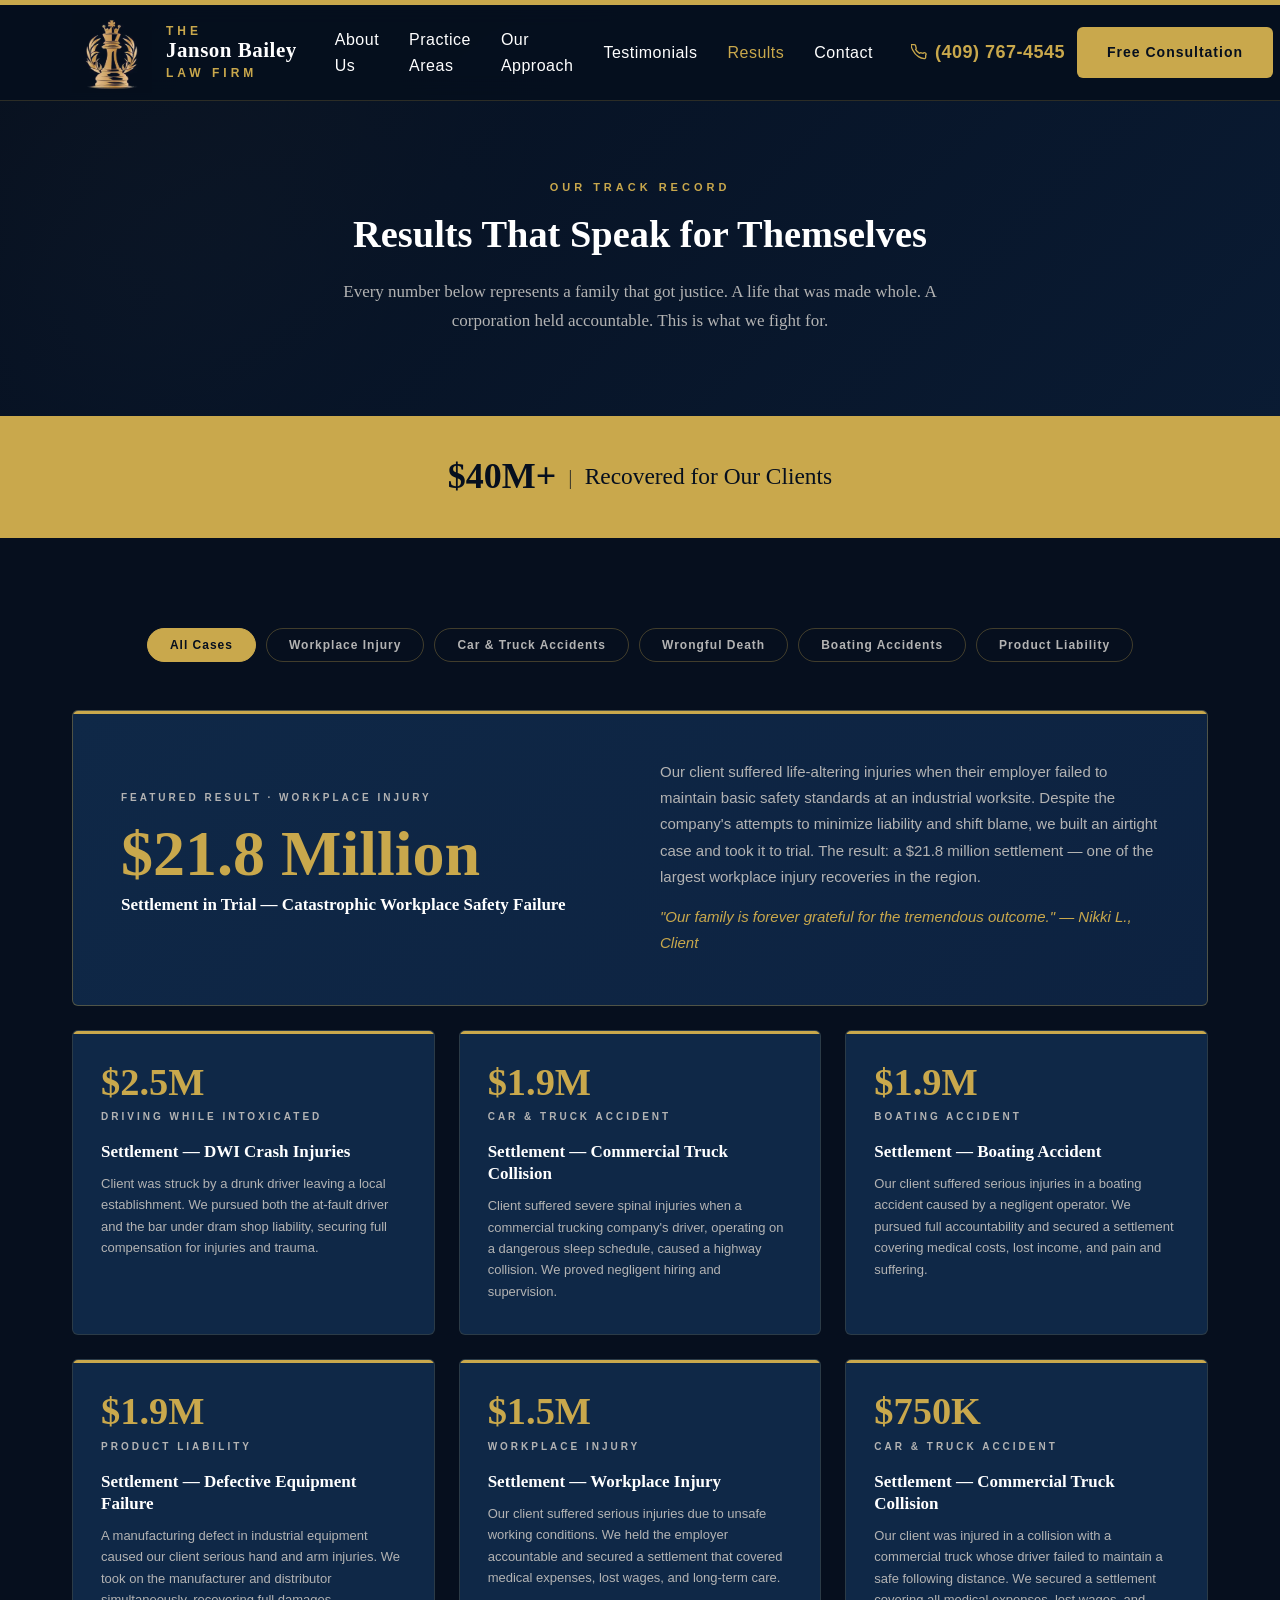
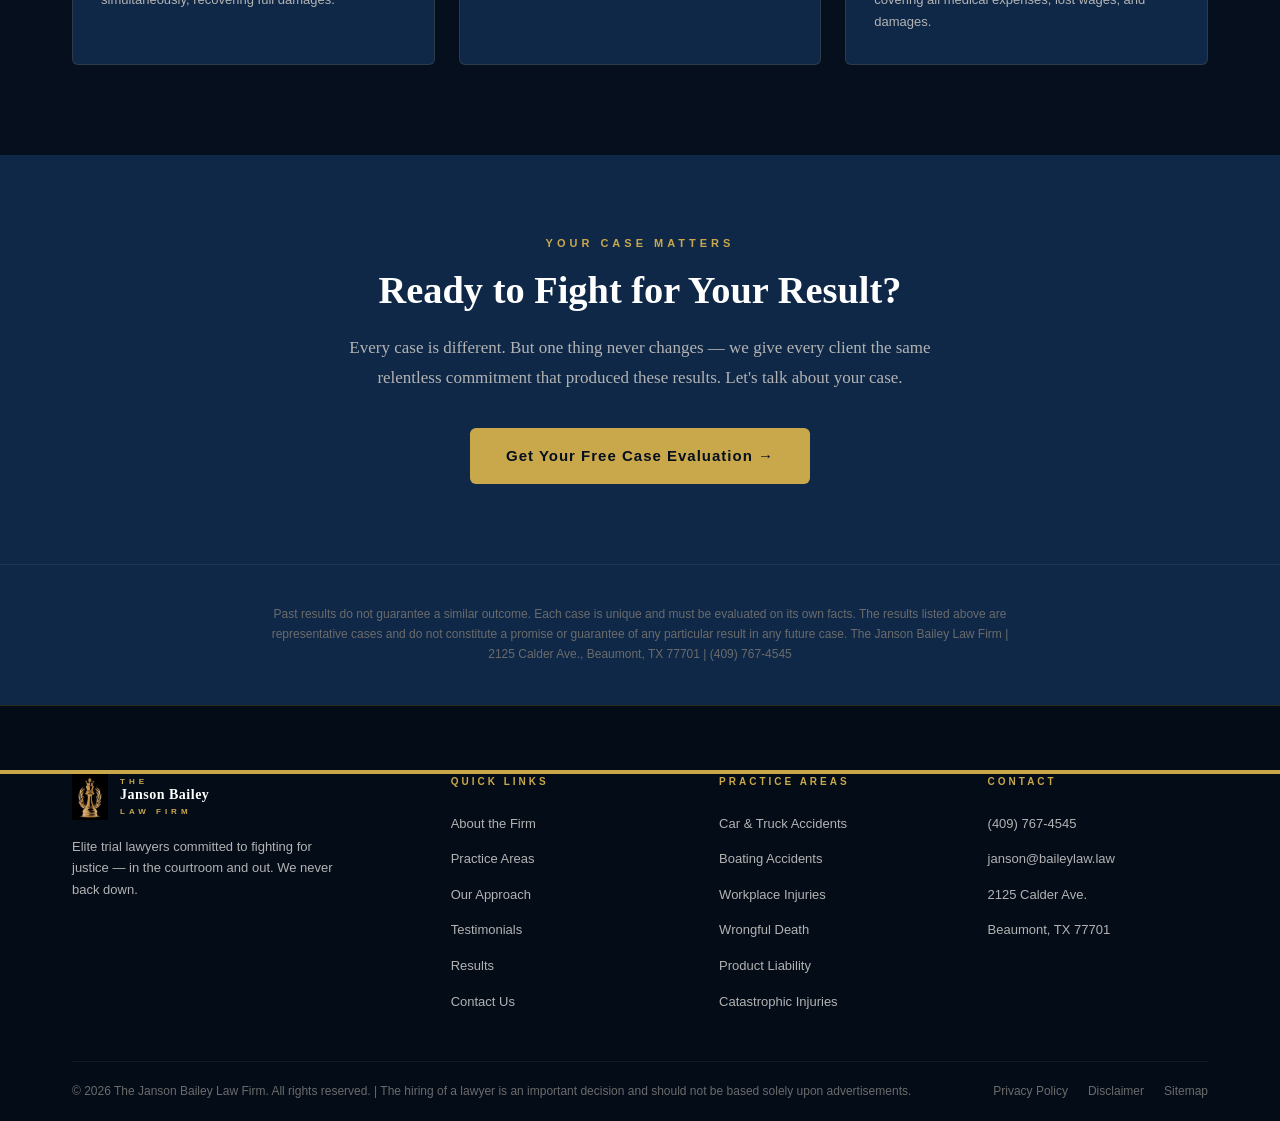
<file: Website Building/results.html>
<!DOCTYPE html>
<html lang="en">
<head>
  <meta charset="UTF-8" />
  <meta name="viewport" content="width=device-width, initial-scale=1.0" />
  <meta name="description" content="Case results and verdicts secured by The Janson Bailey Law Firm for our clients." />
  <title>Results | The Janson Bailey Law Firm</title>
  <link rel="stylesheet" href="css/styles.css" />
  <style>
    /* ── Results page specific styles ── */
    .results-hero {
      padding: 179px 0 80px;
      background: var(--navy-dark);
      position: relative;
      overflow: hidden;
    }

    .results-hero-bg {
      position: absolute;
      inset: 0;
      overflow: hidden;
    }

    .results-hero-bg .blob {
      position: absolute;
      border-radius: 50%;
      filter: blur(90px);
      opacity: 0.12;
      animation: float 14s ease-in-out infinite;
    }

    .results-hero-bg .blob-1 {
      width: 500px; height: 500px;
      background: var(--gold);
      top: -160px; right: -80px;
    }

    .results-hero-bg .blob-2 {
      width: 350px; height: 350px;
      background: #4A6FA5;
      bottom: -60px; left: -60px;
      animation-delay: -6s;
    }

    .results-hero-overlay {
      position: absolute;
      inset: 0;
      background: linear-gradient(135deg, rgba(6,15,30,0.9) 0%, rgba(11,31,58,0.75) 100%);
    }

    .results-hero-content {
      position: relative;
      z-index: 1;
      text-align: center;
      max-width: 720px;
      margin: 0 auto;
    }

    .results-hero-content .section-body {
      margin: 0 auto;
      text-align: center;
    }

    /* Highlight banner */
    .results-highlight {
      background: var(--gold);
      padding: 32px 0;
    }

    .results-highlight-inner {
      display: flex;
      align-items: center;
      justify-content: center;
      gap: 12px;
      font-size: clamp(22px, 3vw, 36px);
      font-weight: 700;
      color: var(--navy-dark);
      text-align: center;
    }

    /* Results grid */
    .results-section {
      padding: 90px 0;
      background: var(--navy-dark);
    }

    .results-filter {
      display: flex;
      gap: 10px;
      flex-wrap: wrap;
      margin-bottom: 48px;
      justify-content: center;
    }

    .filter-btn {
      padding: 9px 22px;
      border-radius: 40px;
      border: 1.5px solid rgba(201, 168, 76, 0.3);
      background: transparent;
      color: var(--gray);
      font-family: 'Arial', sans-serif;
      font-size: 12px;
      font-weight: 600;
      letter-spacing: 1px;
      cursor: pointer;
      transition: var(--transition);
    }

    .filter-btn:hover,
    .filter-btn.active {
      background: var(--gold);
      border-color: var(--gold);
      color: var(--navy-dark);
    }

    .results-grid {
      display: grid;
      grid-template-columns: repeat(3, 1fr);
      gap: 24px;
    }

    .result-card {
      background: var(--navy-mid);
      border: 1px solid rgba(201, 168, 76, 0.15);
      border-radius: var(--radius);
      padding: 32px 28px;
      position: relative;
      overflow: hidden;
      transition: var(--transition);
    }

    .result-card::after {
      content: '';
      position: absolute;
      top: 0; left: 0; right: 0;
      height: 3px;
      background: var(--gold);
    }

    .result-card:hover {
      transform: translateY(-4px);
      border-color: rgba(201, 168, 76, 0.4);
      box-shadow: 0 12px 40px rgba(0,0,0,0.4);
    }

    .result-amount {
      font-size: clamp(28px, 3vw, 40px);
      font-weight: 700;
      color: var(--gold);
      line-height: 1;
      margin-bottom: 8px;
    }

    .result-type {
      font-family: 'Arial', sans-serif;
      font-size: 10px;
      font-weight: 700;
      letter-spacing: 3px;
      text-transform: uppercase;
      color: var(--gray);
      margin-bottom: 16px;
    }

    .result-title {
      font-size: 17px;
      font-weight: 700;
      color: var(--white);
      margin-bottom: 10px;
      line-height: 1.3;
    }

    .result-desc {
      font-family: 'Arial', sans-serif;
      font-size: 13px;
      color: var(--gray);
      line-height: 1.65;
    }

    /* Featured result */
    .result-card.featured {
      grid-column: span 3;
      display: grid;
      grid-template-columns: 1fr 1fr;
      gap: 40px;
      align-items: center;
      background: linear-gradient(135deg, var(--navy-mid), #0d2240);
      border-color: rgba(201, 168, 76, 0.35);
      padding: 48px;
    }

    .result-card.featured .result-amount {
      font-size: clamp(44px, 5vw, 64px);
    }

    .result-card.featured .result-desc {
      font-size: 15px;
      line-height: 1.75;
    }

    /* Disclaimer */
    .results-disclaimer {
      background: var(--navy-mid);
      padding: 40px 0;
      border-top: 1px solid rgba(255,255,255,0.06);
    }

    .results-disclaimer p {
      font-family: 'Arial', sans-serif;
      font-size: 12px;
      color: var(--gray-dark);
      line-height: 1.65;
      text-align: center;
      max-width: 760px;
      margin: 0 auto;
    }

    @media (max-width: 1024px) {
      .result-card.featured {
        grid-column: span 1;
        grid-template-columns: 1fr;
        gap: 20px;
      }
      .results-grid { grid-template-columns: repeat(2, 1fr); }
    }

    @media (max-width: 640px) {
      .results-grid { grid-template-columns: 1fr; }
      .result-card.featured { padding: 28px 20px; }
    }
  </style>
</head>
<body>

  <!-- =====================
       HEADER
       ===================== -->
  <header id="site-header">
    <div class="container header-inner">

      <a href="index.html" class="logo">
        <img src="brand_assets/checkmate.png" class="logo-icon" alt="Checkmate" />
        <div class="logo-text">
          <div class="logo-the">The</div>
          <div class="logo-name">Janson Bailey</div>
          <div class="logo-sub">Law Firm</div>
        </div>
      </a>

      <nav>
        <a href="index.html#about">About Us</a>
        <a href="index.html#practice">Practice Areas</a>
        <a href="index.html#why">Our Approach</a>
        <a href="index.html#testimonials">Testimonials</a>
        <a href="results.html" style="color: var(--gold);">Results</a>
        <a href="index.html#contact">Contact</a>
      </nav>

      <div class="header-cta">
        <a href="tel:+14097674545" class="phone-link">
          <svg viewBox="0 0 24 24" fill="none" stroke="currentColor" stroke-width="2" stroke-linecap="round" stroke-linejoin="round">
            <path d="M22 16.92v3a2 2 0 01-2.18 2 19.79 19.79 0 01-8.63-3.07A19.5 19.5 0 013.07 9.81a19.79 19.79 0 01-3.07-8.68A2 2 0 012 1h3a2 2 0 012 1.72c.127.96.361 1.903.7 2.81a2 2 0 01-.45 2.11L6.91 8.09a16 16 0 006 6l.36-.36a2 2 0 012.11-.45c.907.339 1.85.573 2.81.7A2 2 0 0122 16.92z"/>
          </svg>
          (409) 767-4545
        </a>
        <a href="index.html#contact" class="btn btn-primary">Free Consultation</a>
      </div>

      <button class="hamburger" aria-label="Open menu">
        <span></span><span></span><span></span>
      </button>

    </div>
  </header>


  <!-- =====================
       HERO
       ===================== -->
  <section class="results-hero">
    <div class="results-hero-bg">
      <div class="blob blob-1"></div>
      <div class="blob blob-2"></div>
    </div>
    <div class="results-hero-overlay"></div>
    <div class="container">
      <div class="results-hero-content">
        <p class="section-label">Our Track Record</p>
        <h1 class="section-title">Results That Speak for Themselves</h1>
        <p class="section-body">
          Every number below represents a family that got justice. A life that was made whole.
          A corporation held accountable. This is what we fight for.
        </p>
      </div>
    </div>
  </section>


  <!-- =====================
       HIGHLIGHT BANNER
       ===================== -->
  <div class="results-highlight">
    <div class="container results-highlight-inner">
      <span>$40M+</span>
      <span style="font-weight: 400; font-size: 0.6em; opacity: 0.7;">|</span>
      <span style="font-size: 0.65em; font-weight: 500;">Recovered for Our Clients</span>
    </div>
  </div>


  <!-- =====================
       RESULTS GRID
       ===================== -->
  <section class="results-section">
    <div class="container">

      <!-- Filter buttons -->
      <div class="results-filter">
        <button class="filter-btn active">All Cases</button>
        <button class="filter-btn">Workplace Injury</button>
        <button class="filter-btn">Car & Truck Accidents</button>
        <button class="filter-btn">Wrongful Death</button>
        <button class="filter-btn">Boating Accidents</button>
        <button class="filter-btn">Product Liability</button>
      </div>

      <!-- Results -->
      <div class="results-grid">

        <!-- Featured result -->
        <div class="result-card featured">
          <div>
            <div class="result-type">Featured Result · Workplace Injury</div>
            <div class="result-amount">$21.8 Million</div>
            <div class="result-title">Settlement in Trial — Catastrophic Workplace Safety Failure</div>
          </div>
          <div>
            <p class="result-desc">
              Our client suffered life-altering injuries when their employer failed to maintain basic
              safety standards at an industrial worksite. Despite the company's attempts to minimize
              liability and shift blame, we built an airtight case and took it to trial.
              The result: a $21.8 million settlement — one of the largest workplace injury
              recoveries in the region.
            </p>
            <p class="result-desc" style="margin-top: 14px; color: var(--gold); font-style: italic;">
              "Our family is forever grateful for the tremendous outcome." — Nikki L., Client
            </p>
          </div>
        </div>

        <!-- Individual results — ordered highest to lowest -->
        <div class="result-card">
          <div class="result-amount">$2.5M</div>
          <div class="result-type">Driving While Intoxicated</div>
          <div class="result-title">Settlement — DWI Crash Injuries</div>
          <p class="result-desc">Client was struck by a drunk driver leaving a local establishment. We pursued both the at-fault driver and the bar under dram shop liability, securing full compensation for injuries and trauma.</p>
        </div>

        <div class="result-card">
          <div class="result-amount">$1.9M</div>
          <div class="result-type">Car & Truck Accident</div>
          <div class="result-title">Settlement — Commercial Truck Collision</div>
          <p class="result-desc">Client suffered severe spinal injuries when a commercial trucking company's driver, operating on a dangerous sleep schedule, caused a highway collision. We proved negligent hiring and supervision.</p>
        </div>

        <div class="result-card">
          <div class="result-amount">$1.9M</div>
          <div class="result-type">Boating Accident</div>
          <div class="result-title">Settlement — Boating Accident</div>
          <p class="result-desc">Our client suffered serious injuries in a boating accident caused by a negligent operator. We pursued full accountability and secured a settlement covering medical costs, lost income, and pain and suffering.</p>
        </div>

        <div class="result-card">
          <div class="result-amount">$1.9M</div>
          <div class="result-type">Product Liability</div>
          <div class="result-title">Settlement — Defective Equipment Failure</div>
          <p class="result-desc">A manufacturing defect in industrial equipment caused our client serious hand and arm injuries. We took on the manufacturer and distributor simultaneously, recovering full damages.</p>
        </div>

        <div class="result-card">
          <div class="result-amount">$1.5M</div>
          <div class="result-type">Workplace Injury</div>
          <div class="result-title">Settlement — Workplace Injury</div>
          <p class="result-desc">Our client suffered serious injuries due to unsafe working conditions. We held the employer accountable and secured a settlement that covered medical expenses, lost wages, and long-term care.</p>
        </div>

        <div class="result-card">
          <div class="result-amount">$750K</div>
          <div class="result-type">Car & Truck Accident</div>
          <div class="result-title">Settlement — Commercial Truck Collision</div>
          <p class="result-desc">Our client was injured in a collision with a commercial truck whose driver failed to maintain a safe following distance. We secured a settlement covering all medical expenses, lost wages, and damages.</p>
        </div>

      </div>
    </div>
  </section>


  <!-- =====================
       CTA STRIP
       ===================== -->
  <section style="background: var(--navy-mid); padding: 80px 0; text-align: center;">
    <div class="container">
      <p class="section-label" style="text-align:center;">Your Case Matters</p>
      <h2 class="section-title" style="text-align:center; margin: 0 auto 20px;">Ready to Fight for Your Result?</h2>
      <p class="section-body" style="margin: 0 auto 36px; text-align:center;">
        Every case is different. But one thing never changes — we give every client the same relentless
        commitment that produced these results. Let's talk about your case.
      </p>
      <a href="index.html#contact" class="btn btn-primary" style="font-size: 15px; padding: 16px 36px;">
        Get Your Free Case Evaluation →
      </a>
    </div>
  </section>


  <!-- =====================
       DISCLAIMER
       ===================== -->
  <div class="results-disclaimer">
    <div class="container">
      <p>
        Past results do not guarantee a similar outcome. Each case is unique and must be evaluated on its own facts.
        The results listed above are representative cases and do not constitute a promise or guarantee of any particular
        result in any future case. The Janson Bailey Law Firm | 2125 Calder Ave., Beaumont, TX 77701 | (409) 767-4545
      </p>
    </div>
  </div>


  <!-- =====================
       FOOTER
       ===================== -->
  <footer>
    <div class="footer-gold-bar"></div>
    <div class="container">
      <div class="footer-top">

        <div class="footer-brand">
          <div class="logo" style="gap: 12px;">
            <img src="brand_assets/checkmate.png" width="36" height="46" alt="Checkmate" />
            <div class="logo-text">
              <div class="logo-the" style="font-size: 8px;">The</div>
              <div class="logo-name" style="font-size: 14px;">Janson Bailey</div>
              <div class="logo-sub" style="font-size: 8px;">Law Firm</div>
            </div>
          </div>
          <p>Elite trial lawyers committed to fighting for justice — in the courtroom and out. We never back down.</p>
        </div>

        <div class="footer-col">
          <h4>Quick Links</h4>
          <ul>
            <li><a href="index.html#about">About the Firm</a></li>
            <li><a href="index.html#practice">Practice Areas</a></li>
            <li><a href="index.html#why">Our Approach</a></li>
            <li><a href="index.html#testimonials">Testimonials</a></li>
            <li><a href="results.html">Results</a></li>
            <li><a href="index.html#contact">Contact Us</a></li>
          </ul>
        </div>

        <div class="footer-col">
          <h4>Practice Areas</h4>
          <ul>
            <li><a href="index.html#practice">Car & Truck Accidents</a></li>
            <li><a href="index.html#practice">Boating Accidents</a></li>
            <li><a href="index.html#practice">Workplace Injuries</a></li>
            <li><a href="index.html#practice">Wrongful Death</a></li>
            <li><a href="index.html#practice">Product Liability</a></li>
            <li><a href="index.html#practice">Catastrophic Injuries</a></li>
          </ul>
        </div>

        <div class="footer-col">
          <h4>Contact</h4>
          <ul>
            <li><a href="tel:+14097674545">(409) 767-4545</a></li>
            <li><a href="mailto:janson@baileylaw.law">janson@baileylaw.law</a></li>
            <li><a href="index.html#contact">2125 Calder Ave.</a></li>
            <li><a href="index.html#contact">Beaumont, TX 77701</a></li>
          </ul>
        </div>

      </div>

      <div class="footer-bottom">
        <p>© 2026 The Janson Bailey Law Firm. All rights reserved. | The hiring of a lawyer is an important decision and should not be based solely upon advertisements.</p>
        <div class="footer-legal">
          <a href="#">Privacy Policy</a>
          <a href="#">Disclaimer</a>
          <a href="#">Sitemap</a>
        </div>
      </div>
    </div>
  </footer>

  <!-- Mobile CTA -->
  <div class="float-cta">
    <span>Free Consultation —</span>
    <a href="tel:+14097674545">(409) 767-4545</a>
    <a href="index.html#contact" class="btn btn-primary" style="padding: 10px 20px; font-size: 13px;">Get Started</a>
  </div>

  <script>
    const header = document.getElementById('site-header');
    window.addEventListener('scroll', () => {
      header.style.boxShadow = window.scrollY > 40 ? '0 4px 30px rgba(0,0,0,0.5)' : 'none';
    });

    // Filter buttons (visual only — add JS filtering logic when case data is dynamic)
    document.querySelectorAll('.filter-btn').forEach(btn => {
      btn.addEventListener('click', () => {
        document.querySelectorAll('.filter-btn').forEach(b => b.classList.remove('active'));
        btn.classList.add('active');
      });
    });
  </script>

</body>
</html>
</file>
<file: Website Building/css/styles.css>
/* ===========================
   THE JANSON BAILEY LAW FIRM
   Global Styles
   =========================== */

*, *::before, *::after {
  box-sizing: border-box;
  margin: 0;
  padding: 0;
}

:root {
  --navy:       #0B1F3A;
  --navy-dark:  #060F1E;
  --navy-mid:   #0F2847;
  --gold:       #C9A84C;
  --gold-light: #E0C06A;
  --gold-dim:   rgba(201, 168, 76, 0.15);
  --white:      #FFFFFF;
  --gray-light: #F4F4F4;
  --gray:       #B3B3B3;
  --gray-dark:  #6B6B6B;
  --text-dark:  #1A1A1A;
  --transition: 0.3s ease;
  --radius:     6px;
  --shadow:     0 4px 24px rgba(0,0,0,0.35);
}

html { scroll-behavior: smooth; }

body {
  font-family: 'Georgia', 'Times New Roman', serif;
  background: var(--navy-dark);
  color: var(--white);
  line-height: 1.6;
  font-size: 16px;
}

a { color: inherit; text-decoration: none; }
img { max-width: 100%; display: block; }
ul { list-style: none; }

.container {
  max-width: 1200px;
  margin: 0 auto;
  padding: 0 32px;
}

.section-label {
  font-family: 'Arial', sans-serif;
  font-size: 11px;
  font-weight: 600;
  letter-spacing: 4px;
  text-transform: uppercase;
  color: var(--gold);
  margin-bottom: 14px;
}

.section-title {
  font-size: clamp(28px, 3vw, 44px);
  font-weight: 700;
  line-height: 1.2;
  color: var(--white);
  margin-bottom: 20px;
}

.section-title.dark { color: var(--navy); }

.section-body {
  font-size: 17px;
  line-height: 1.75;
  color: var(--gray);
  max-width: 640px;
}

.section-body.dark { color: var(--gray-dark); }

.btn {
  display: inline-flex;
  align-items: center;
  gap: 8px;
  padding: 14px 30px;
  border-radius: var(--radius);
  font-size: 14px;
  font-weight: 600;
  font-family: 'Arial', sans-serif;
  letter-spacing: 1px;
  cursor: pointer;
  transition: var(--transition);
  border: none;
}

.btn-primary {
  background: var(--gold);
  color: var(--navy-dark);
}

.btn-primary:hover {
  background: var(--gold-light);
  transform: translateY(-2px);
  box-shadow: 0 6px 20px rgba(201, 168, 76, 0.4);
}

.btn-outline {
  background: transparent;
  color: var(--white);
  border: 1.5px solid rgba(255,255,255,0.4);
}

.btn-outline:hover {
  border-color: var(--gold);
  color: var(--gold);
  transform: translateY(-2px);
}

/* ===========================
   HEADER / NAV
   =========================== */

header {
  position: fixed;
  top: 0;
  left: 0;
  right: 0;
  z-index: 1000;
  background: rgba(6, 15, 30, 0.95);
  backdrop-filter: blur(12px);
  border-top: 5px solid var(--gold);
  border-bottom: 1px solid rgba(201, 168, 76, 0.2);
  transition: var(--transition);
}

.header-inner {
  display: flex;
  align-items: center;
  justify-content: space-between;
  height: 95px;
  gap: 24px;
}

/* Logo */
.logo {
  display: flex;
  align-items: center;
  gap: 14px;
  flex-shrink: 0;
}

.logo-icon {
  width: 80px;
  height: 80px;
  mix-blend-mode: screen;
  align-self: center;
  display: block;
}

.logo-text {
  line-height: 1.15;
  display: flex;
  flex-direction: column;
  justify-content: center;
  align-self: center;
}

.logo-the {
  font-size: 12px;
  font-family: 'Arial', sans-serif;
  font-weight: 600;
  letter-spacing: 4px;
  color: var(--gold);
  text-transform: uppercase;
}

.logo-name {
  font-size: 21px;
  font-weight: 700;
  color: var(--white);
  letter-spacing: 0.5px;
}

.logo-sub {
  font-size: 12px;
  font-family: 'Arial', sans-serif;
  font-weight: 600;
  letter-spacing: 4px;
  color: var(--gold);
  text-transform: uppercase;
  margin-top: 4px;
}

/* Nav links */
nav { display: flex; align-items: center; gap: 2px; }

nav a {
  font-family: 'Arial', sans-serif;
  font-size: 16px;
  font-weight: 500;
  letter-spacing: 0.5px;
  color: var(--white);
  padding: 8px 14px;
  border-radius: var(--radius);
  transition: var(--transition);
}

nav a:hover {
  color: var(--gold);
  background: var(--gold-dim);
}

/* Header CTA */
.header-cta {
  display: flex;
  align-items: center;
  gap: 12px;
  flex-shrink: 0;
}

.phone-link {
  display: flex;
  align-items: center;
  gap: 8px;
  font-family: 'Arial', sans-serif;
  font-size: 18px;
  font-weight: 700;
  color: var(--gold);
  letter-spacing: 0.5px;
  white-space: nowrap;
}

.phone-link svg { width: 16px; height: 16px; }

/* Hamburger */
.hamburger {
  display: none;
  flex-direction: column;
  gap: 5px;
  cursor: pointer;
  padding: 4px;
}

.hamburger span {
  display: block;
  width: 24px;
  height: 2px;
  background: var(--white);
  border-radius: 2px;
  transition: var(--transition);
}

/* ===========================
   HERO
   =========================== */

.hero {
  position: relative;
  min-height: 100vh;
  display: flex;
  align-items: center;
  overflow: hidden;
  background: var(--navy-dark);
  padding-top: 95px;
}

/* Animated gradient blobs */
.hero-bg {
  position: absolute;
  inset: 0;
  overflow: hidden;
  z-index: 0;
}

.blob {
  position: absolute;
  border-radius: 50%;
  filter: blur(80px);
  opacity: 0.18;
  animation: float 12s ease-in-out infinite;
}

.blob-1 {
  width: 600px; height: 600px;
  background: var(--gold);
  top: -150px; left: -100px;
  animation-delay: 0s;
}

.blob-2 {
  width: 450px; height: 450px;
  background: #4A6FA5;
  top: 20%; right: -80px;
  animation-delay: -4s;
}

.blob-3 {
  width: 350px; height: 350px;
  background: var(--gold);
  bottom: -80px; left: 40%;
  animation-delay: -8s;
}

@keyframes float {
  0%, 100% { transform: translate(0, 0) scale(1); }
  33%       { transform: translate(30px, -40px) scale(1.05); }
  66%       { transform: translate(-20px, 20px) scale(0.97); }
}

.hero-overlay {
  position: absolute;
  inset: 0;
  background: linear-gradient(135deg, rgba(6,15,30,0.85) 0%, rgba(11,31,58,0.7) 100%);
  z-index: 1;
}

.hero-content {
  position: relative;
  z-index: 2;
  max-width: 760px;
}

.hero-eyebrow {
  display: inline-flex;
  align-items: center;
  gap: 10px;
  font-family: 'Arial', sans-serif;
  font-size: 11px;
  font-weight: 600;
  letter-spacing: 4px;
  text-transform: uppercase;
  color: var(--gold);
  margin-bottom: 24px;
}

.hero-eyebrow::before {
  content: '';
  display: block;
  width: 32px;
  height: 1px;
  background: var(--gold);
}

.hero-headline {
  font-size: clamp(38px, 5.5vw, 78px);
  font-weight: 700;
  line-height: 1.08;
  color: var(--white);
  margin-bottom: 28px;
}

.hero-headline span { color: var(--gold); }

.hero-sub {
  font-size: 18px;
  line-height: 1.75;
  color: var(--gray);
  margin-bottom: 40px;
  max-width: 580px;
}

.hero-actions {
  display: flex;
  align-items: center;
  gap: 16px;
  flex-wrap: wrap;
}

.hero-scroll {
  position: absolute;
  bottom: 36px;
  left: 50%;
  transform: translateX(-50%);
  z-index: 2;
  display: flex;
  flex-direction: column;
  align-items: center;
  gap: 8px;
  font-family: 'Arial', sans-serif;
  font-size: 10px;
  letter-spacing: 3px;
  text-transform: uppercase;
  color: var(--gray);
  animation: bounce 2s ease-in-out infinite;
}

.hero-scroll svg {
  width: 20px; height: 20px;
  stroke: var(--gold);
}

@keyframes bounce {
  0%, 100% { transform: translateX(-50%) translateY(0); }
  50%       { transform: translateX(-50%) translateY(8px); }
}

/* ===========================
   STATS BAR
   =========================== */

.stats-bar {
  background: var(--gold);
  padding: 28px 0;
}

.stats-inner {
  display: flex;
  align-items: center;
  justify-content: space-around;
  gap: 24px;
  flex-wrap: wrap;
}

.stat-item {
  text-align: center;
}

.stat-number {
  font-size: 32px;
  font-weight: 700;
  color: var(--navy-dark);
  line-height: 1;
}

.stat-label {
  font-family: 'Arial', sans-serif;
  font-size: 11px;
  font-weight: 600;
  letter-spacing: 2px;
  text-transform: uppercase;
  color: rgba(6, 15, 30, 0.7);
  margin-top: 4px;
}

.stat-divider {
  width: 1px;
  height: 40px;
  background: rgba(6, 15, 30, 0.25);
}

/* ===========================
   ABOUT SECTION
   =========================== */

.about {
  padding: 110px 0;
  background: var(--navy-dark);
}

.about-inner {
  display: grid;
  grid-template-columns: 1fr 1fr;
  gap: 80px;
  align-items: center;
}

.about-badge {
  display: inline-flex;
  align-items: center;
  gap: 10px;
  background: var(--gold-dim);
  border: 1px solid rgba(201, 168, 76, 0.3);
  border-radius: 40px;
  padding: 8px 18px;
  font-family: 'Arial', sans-serif;
  font-size: 11px;
  font-weight: 600;
  letter-spacing: 3px;
  color: var(--gold);
  text-transform: uppercase;
  margin-bottom: 20px;
}

.about-image-block {
  position: relative;
}

.about-img-frame {
  width: 100%;
  aspect-ratio: 4/5;
  background: var(--navy-mid);
  border-radius: 8px;
  overflow: hidden;
  border: 1px solid rgba(201, 168, 76, 0.2);
  display: flex;
  align-items: center;
  justify-content: center;
}

.about-img-placeholder {
  opacity: 0.3;
}

.about-card {
  position: absolute;
  bottom: -24px;
  right: -24px;
  background: var(--gold);
  color: var(--navy-dark);
  border-radius: var(--radius);
  padding: 20px 24px;
  text-align: center;
  box-shadow: var(--shadow);
}

.about-card-num {
  font-size: 36px;
  font-weight: 700;
  line-height: 1;
}

.about-card-text {
  font-family: 'Arial', sans-serif;
  font-size: 11px;
  font-weight: 600;
  letter-spacing: 2px;
  text-transform: uppercase;
  margin-top: 4px;
}

.values-list {
  display: flex;
  flex-direction: column;
  gap: 16px;
  margin-top: 36px;
}

.value-item {
  display: flex;
  align-items: flex-start;
  gap: 16px;
  padding: 20px;
  background: rgba(201, 168, 76, 0.05);
  border: 1px solid rgba(201, 168, 76, 0.12);
  border-radius: var(--radius);
  transition: var(--transition);
}

.value-item:hover {
  background: rgba(201, 168, 76, 0.1);
  border-color: rgba(201, 168, 76, 0.3);
}

.value-icon {
  width: 40px;
  height: 40px;
  flex-shrink: 0;
  background: var(--gold-dim);
  border-radius: 50%;
  display: flex;
  align-items: center;
  justify-content: center;
  color: var(--gold);
  font-size: 18px;
}

.value-title {
  font-size: 15px;
  font-weight: 700;
  color: var(--white);
  margin-bottom: 4px;
}

.value-desc {
  font-family: 'Arial', sans-serif;
  font-size: 13px;
  color: var(--gray);
  line-height: 1.5;
}

/* ===========================
   PRACTICE AREAS
   =========================== */

.practice {
  padding: 110px 0;
  background: var(--navy-mid);
}

.practice-header {
  text-align: center;
  margin-bottom: 64px;
}

.practice-header .section-body {
  margin: 0 auto;
}

.practice-grid {
  display: grid;
  grid-template-columns: repeat(3, 1fr);
  gap: 24px;
}

.practice-card {
  background: var(--navy-dark);
  border: 1px solid rgba(201, 168, 76, 0.15);
  border-radius: var(--radius);
  padding: 36px 28px;
  transition: var(--transition);
  cursor: pointer;
  position: relative;
  overflow: hidden;
}

.practice-card::before {
  content: '';
  position: absolute;
  bottom: 0; left: 0; right: 0;
  height: 3px;
  background: var(--gold);
  transform: scaleX(0);
  transition: var(--transition);
}

.practice-card:hover {
  border-color: rgba(201, 168, 76, 0.4);
  transform: translateY(-4px);
  box-shadow: 0 12px 40px rgba(0,0,0,0.4);
}

.practice-card:hover::before { transform: scaleX(1); }

.practice-icon {
  font-size: 36px;
  margin-bottom: 18px;
}

.practice-title {
  font-size: 19px;
  font-weight: 700;
  color: var(--white);
  margin-bottom: 10px;
}

.practice-desc {
  font-family: 'Arial', sans-serif;
  font-size: 13px;
  line-height: 1.65;
  color: var(--gray);
}

.practice-link {
  display: inline-flex;
  align-items: center;
  gap: 6px;
  margin-top: 18px;
  font-family: 'Arial', sans-serif;
  font-size: 12px;
  font-weight: 600;
  letter-spacing: 1px;
  text-transform: uppercase;
  color: var(--gold);
  transition: var(--transition);
}

.practice-link:hover { gap: 10px; }

/* ===========================
   WHY CHOOSE US
   =========================== */

.why {
  padding: 110px 0;
  background: var(--navy-dark);
}

.why-inner {
  display: grid;
  grid-template-columns: 1fr 1fr;
  gap: 80px;
  align-items: center;
}

.why-grid {
  display: grid;
  grid-template-columns: 1fr 1fr;
  gap: 20px;
}

.why-card {
  background: var(--navy-mid);
  border: 1px solid rgba(201, 168, 76, 0.12);
  border-radius: var(--radius);
  padding: 28px 22px;
  transition: var(--transition);
}

.why-card:hover {
  border-color: rgba(201, 168, 76, 0.35);
  transform: translateY(-3px);
}

.why-card-icon {
  font-size: 28px;
  margin-bottom: 12px;
}

.why-card-title {
  font-size: 15px;
  font-weight: 700;
  color: var(--white);
  margin-bottom: 8px;
}

.why-card-desc {
  font-family: 'Arial', sans-serif;
  font-size: 13px;
  color: var(--gray);
  line-height: 1.55;
}

/* ===========================
   TESTIMONIALS
   =========================== */

.testimonials {
  padding: 110px 0;
  background: var(--navy-mid);
}

.testimonials-header {
  text-align: center;
  margin-bottom: 64px;
}

.testimonials-header .section-body { margin: 0 auto; }

.testimonials-grid {
  display: grid;
  grid-template-columns: repeat(3, 1fr);
  gap: 24px;
}

.testimonial-card {
  background: var(--navy-dark);
  border: 1px solid rgba(201, 168, 76, 0.15);
  border-radius: var(--radius);
  padding: 36px 28px;
  position: relative;
  transition: var(--transition);
}

.testimonial-card:hover {
  border-color: rgba(201, 168, 76, 0.35);
  transform: translateY(-4px);
}

.quote-mark {
  font-size: 60px;
  line-height: 1;
  color: var(--gold);
  opacity: 0.3;
  font-family: Georgia, serif;
  position: absolute;
  top: 16px;
  left: 24px;
}

.testimonial-text {
  font-size: 15px;
  line-height: 1.75;
  color: var(--gray);
  margin-top: 20px;
  font-style: italic;
}

.testimonial-author {
  margin-top: 24px;
  padding-top: 20px;
  border-top: 1px solid rgba(201, 168, 76, 0.15);
  display: flex;
  align-items: center;
  gap: 12px;
}

.author-avatar {
  width: 44px;
  height: 44px;
  border-radius: 50%;
  background: var(--gold-dim);
  border: 2px solid var(--gold);
  display: flex;
  align-items: center;
  justify-content: center;
  font-size: 16px;
  flex-shrink: 0;
}

.author-name {
  font-size: 14px;
  font-weight: 700;
  color: var(--white);
}

.author-case {
  font-family: 'Arial', sans-serif;
  font-size: 11px;
  color: var(--gold);
  letter-spacing: 1px;
  margin-top: 2px;
}

.stars {
  color: var(--gold);
  font-size: 13px;
  margin-top: 2px;
}

/* ===========================
   CONTACT
   =========================== */

.contact {
  padding: 110px 0;
  background: var(--navy-dark);
  position: relative;
  overflow: hidden;
}

.contact-bg-blob {
  position: absolute;
  width: 500px; height: 500px;
  border-radius: 50%;
  background: var(--gold);
  filter: blur(120px);
  opacity: 0.06;
  top: -100px; right: -100px;
  pointer-events: none;
}

.contact-inner {
  display: grid;
  grid-template-columns: 1fr 1.3fr;
  gap: 80px;
  align-items: start;
  position: relative;
  z-index: 1;
}

.contact-info { padding-top: 8px; }

.contact-detail {
  display: flex;
  align-items: flex-start;
  gap: 16px;
  margin-top: 32px;
}

.contact-detail-icon {
  width: 44px; height: 44px;
  border-radius: 50%;
  background: var(--gold-dim);
  border: 1px solid rgba(201, 168, 76, 0.3);
  display: flex;
  align-items: center;
  justify-content: center;
  color: var(--gold);
  font-size: 18px;
  flex-shrink: 0;
}

.contact-detail-label {
  font-family: 'Arial', sans-serif;
  font-size: 10px;
  font-weight: 600;
  letter-spacing: 3px;
  text-transform: uppercase;
  color: var(--gold);
  margin-bottom: 4px;
}

.contact-detail-value {
  font-size: 15px;
  color: var(--white);
}

/* Form */
.contact-form {
  background: var(--navy-mid);
  border: 1px solid rgba(201, 168, 76, 0.2);
  border-radius: 10px;
  padding: 44px;
}

.contact-form h3 {
  font-size: 22px;
  font-weight: 700;
  color: var(--white);
  margin-bottom: 8px;
}

.contact-form p {
  font-family: 'Arial', sans-serif;
  font-size: 13px;
  color: var(--gray);
  margin-bottom: 28px;
}

.form-row {
  display: grid;
  grid-template-columns: 1fr 1fr;
  gap: 16px;
}

.form-group {
  display: flex;
  flex-direction: column;
  gap: 6px;
  margin-bottom: 16px;
}

.form-group label {
  font-family: 'Arial', sans-serif;
  font-size: 11px;
  font-weight: 600;
  letter-spacing: 2px;
  text-transform: uppercase;
  color: var(--gray);
}

.form-group input,
.form-group select,
.form-group textarea {
  background: rgba(255,255,255,0.05);
  border: 1px solid rgba(201, 168, 76, 0.2);
  border-radius: var(--radius);
  padding: 13px 16px;
  font-size: 15px;
  color: var(--white);
  font-family: Georgia, serif;
  outline: none;
  transition: var(--transition);
  -webkit-appearance: none;
}

.form-group input::placeholder,
.form-group textarea::placeholder {
  color: rgba(255,255,255,0.25);
}

.form-group select option { background: var(--navy-mid); color: var(--white); }

.form-group input:focus,
.form-group select:focus,
.form-group textarea:focus {
  border-color: var(--gold);
  background: rgba(201, 168, 76, 0.05);
  box-shadow: 0 0 0 3px rgba(201, 168, 76, 0.1);
}

.form-group textarea { resize: vertical; min-height: 110px; }

.form-disclaimer {
  font-family: 'Arial', sans-serif;
  font-size: 11px;
  color: var(--gray-dark);
  margin-top: 12px;
  line-height: 1.5;
}

.form-submit { width: 100%; margin-top: 4px; justify-content: center; }

/* ===========================
   FOOTER
   =========================== */

footer {
  background: #040C18;
  border-top: 1px solid rgba(201, 168, 76, 0.2);
  padding: 64px 0 0;
}

.footer-top {
  display: grid;
  grid-template-columns: 1.5fr 1fr 1fr 1fr;
  gap: 48px;
  padding-bottom: 48px;
  border-bottom: 1px solid rgba(255,255,255,0.06);
}

.footer-brand p {
  font-family: 'Arial', sans-serif;
  font-size: 13px;
  color: var(--gray);
  line-height: 1.65;
  margin-top: 16px;
  max-width: 280px;
}

.footer-col h4 {
  font-family: 'Arial', sans-serif;
  font-size: 10px;
  font-weight: 700;
  letter-spacing: 3px;
  text-transform: uppercase;
  color: var(--gold);
  margin-bottom: 20px;
}

.footer-col ul {
  display: flex;
  flex-direction: column;
  gap: 10px;
}

.footer-col ul li a {
  font-family: 'Arial', sans-serif;
  font-size: 13px;
  color: var(--gray);
  transition: var(--transition);
}

.footer-col ul li a:hover { color: var(--gold); padding-left: 4px; }

.footer-bottom {
  display: flex;
  align-items: center;
  justify-content: space-between;
  padding: 20px 0;
  gap: 16px;
  flex-wrap: wrap;
}

.footer-bottom p {
  font-family: 'Arial', sans-serif;
  font-size: 12px;
  color: var(--gray-dark);
}

.footer-legal {
  display: flex;
  gap: 20px;
}

.footer-legal a {
  font-family: 'Arial', sans-serif;
  font-size: 12px;
  color: var(--gray-dark);
  transition: var(--transition);
}

.footer-legal a:hover { color: var(--gold); }

/* Gold top bar */
.footer-gold-bar {
  height: 4px;
  background: var(--gold);
  margin-bottom: 0;
}

/* ===========================
   FLOATING CTA BAR
   =========================== */

.float-cta {
  position: fixed;
  bottom: 0;
  left: 0;
  right: 0;
  z-index: 900;
  background: var(--gold);
  display: none;
  align-items: center;
  justify-content: center;
  gap: 20px;
  padding: 14px 24px;
  font-family: 'Arial', sans-serif;
  font-size: 14px;
  font-weight: 700;
  color: var(--navy-dark);
  text-align: center;
}

.float-cta a {
  color: var(--navy-dark);
  text-decoration: underline;
}

/* ===========================
   RESPONSIVE
   =========================== */

@media (max-width: 1024px) {
  .about-inner,
  .why-inner,
  .contact-inner {
    grid-template-columns: 1fr;
    gap: 48px;
  }

  .about-image-block { display: none; }

  .practice-grid { grid-template-columns: repeat(2, 1fr); }

  .footer-top { grid-template-columns: 1fr 1fr; gap: 36px; }
}

@media (max-width: 768px) {
  nav { display: none; }

  .hamburger { display: flex; }

  .hero-headline { font-size: clamp(32px, 8vw, 52px); }

  .practice-grid,
  .testimonials-grid,
  .why-grid {
    grid-template-columns: 1fr;
  }

  .stats-inner { gap: 32px; }
  .stat-divider { display: none; }

  .form-row { grid-template-columns: 1fr; }

  .footer-top { grid-template-columns: 1fr; }

  .footer-bottom { flex-direction: column; text-align: center; }

  .float-cta { display: flex; }
  footer { padding-bottom: 60px; }

  .contact-form { padding: 28px 20px; }
}

@media (max-width: 480px) {
  .container { padding: 0 20px; }
  .hero-actions { flex-direction: column; align-items: flex-start; }
  .btn { width: 100%; justify-content: center; }
}
</file>
